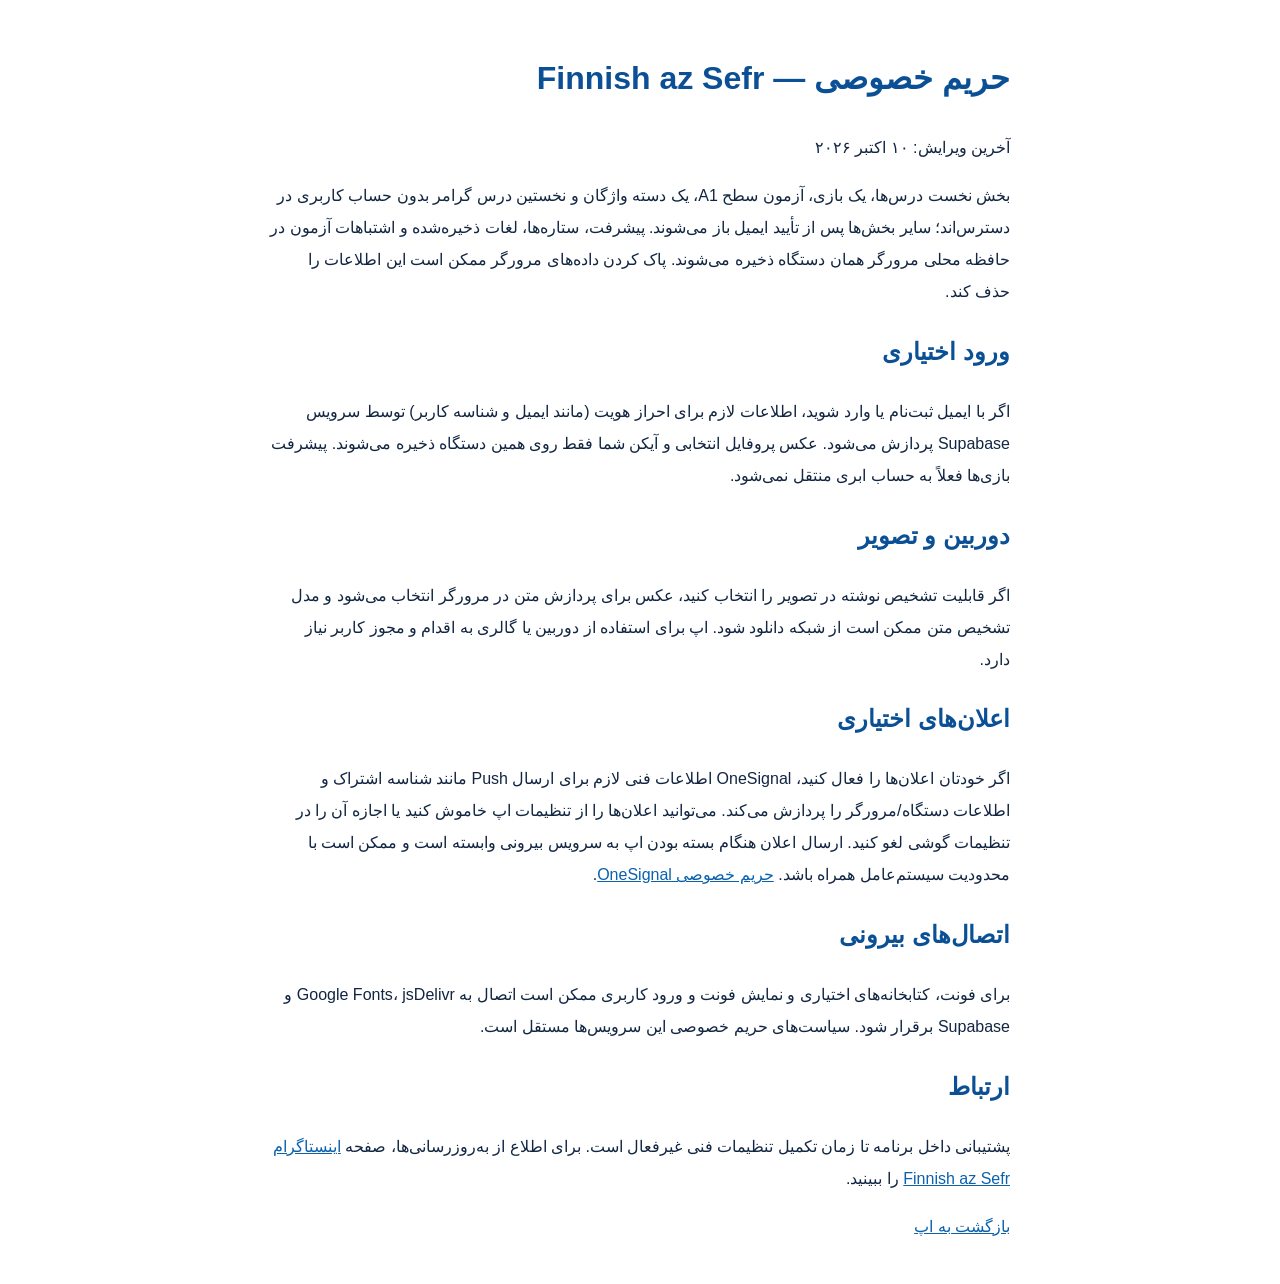
<file: privacy.html>
<!doctype html><html lang="fa" dir="rtl"><head><meta charset="utf-8"><meta name="viewport" content="width=device-width,initial-scale=1"><title>حریم خصوصی | فنلاندی از صفر</title><style>body{font-family:Tahoma,Arial,sans-serif;max-width:740px;margin:auto;padding:25px;line-height:2;color:#122642}h1,h2{color:#0b5095}a{color:#0b61ac}</style></head><body><h1>حریم خصوصی — Finnish az Sefr</h1><p>آخرین ویرایش: ۱۰ اکتبر ۲۰۲۶</p><p>بخش نخست درس‌ها، یک بازی، آزمون سطح A1، یک دسته واژگان و نخستین درس گرامر بدون حساب کاربری در دسترس‌اند؛ سایر بخش‌ها پس از تأیید ایمیل باز می‌شوند. پیشرفت، ستاره‌ها، لغات ذخیره‌شده و اشتباهات آزمون در حافظه محلی مرورگر همان دستگاه ذخیره می‌شوند. پاک کردن داده‌های مرورگر ممکن است این اطلاعات را حذف کند.</p><h2>ورود اختیاری</h2><p>اگر با ایمیل ثبت‌نام یا وارد شوید، اطلاعات لازم برای احراز هویت (مانند ایمیل و شناسه کاربر) توسط سرویس Supabase پردازش می‌شود. عکس پروفایل انتخابی و آیکن شما فقط روی همین دستگاه ذخیره می‌شوند. پیشرفت بازی‌ها فعلاً به حساب ابری منتقل نمی‌شود.</p><h2>دوربین و تصویر</h2><p>اگر قابلیت تشخیص نوشته در تصویر را انتخاب کنید، عکس برای پردازش متن در مرورگر انتخاب می‌شود و مدل تشخیص متن ممکن است از شبکه دانلود شود. اپ برای استفاده از دوربین یا گالری به اقدام و مجوز کاربر نیاز دارد.</p><h2>اعلان‌های اختیاری</h2><p>اگر خودتان اعلان‌ها را فعال کنید، OneSignal اطلاعات فنی لازم برای ارسال Push مانند شناسه اشتراک و اطلاعات دستگاه/مرورگر را پردازش می‌کند. می‌توانید اعلان‌ها را از تنظیمات اپ خاموش کنید یا اجازه آن را در تنظیمات گوشی لغو کنید. ارسال اعلان هنگام بسته بودن اپ به سرویس بیرونی وابسته است و ممکن است با محدودیت سیستم‌عامل همراه باشد. <a href="https://onesignal.com/privacy_policy">حریم خصوصی OneSignal</a>.</p><h2>اتصال‌های بیرونی</h2><p>برای فونت، کتابخانه‌های اختیاری و نمایش فونت و ورود کاربری ممکن است اتصال به Google Fonts، jsDelivr و Supabase برقرار شود. سیاست‌های حریم خصوصی این سرویس‌ها مستقل است.</p><h2>ارتباط</h2><p>پشتیبانی داخل برنامه تا زمان تکمیل تنظیمات فنی غیرفعال است. برای اطلاع از به‌روزرسانی‌ها، صفحه <a href="https://www.instagram.com/finnish.azsefr/">اینستاگرام Finnish az Sefr</a> را ببینید.</p><p><a href="./">بازگشت به اپ</a></p></body></html>
</file>
